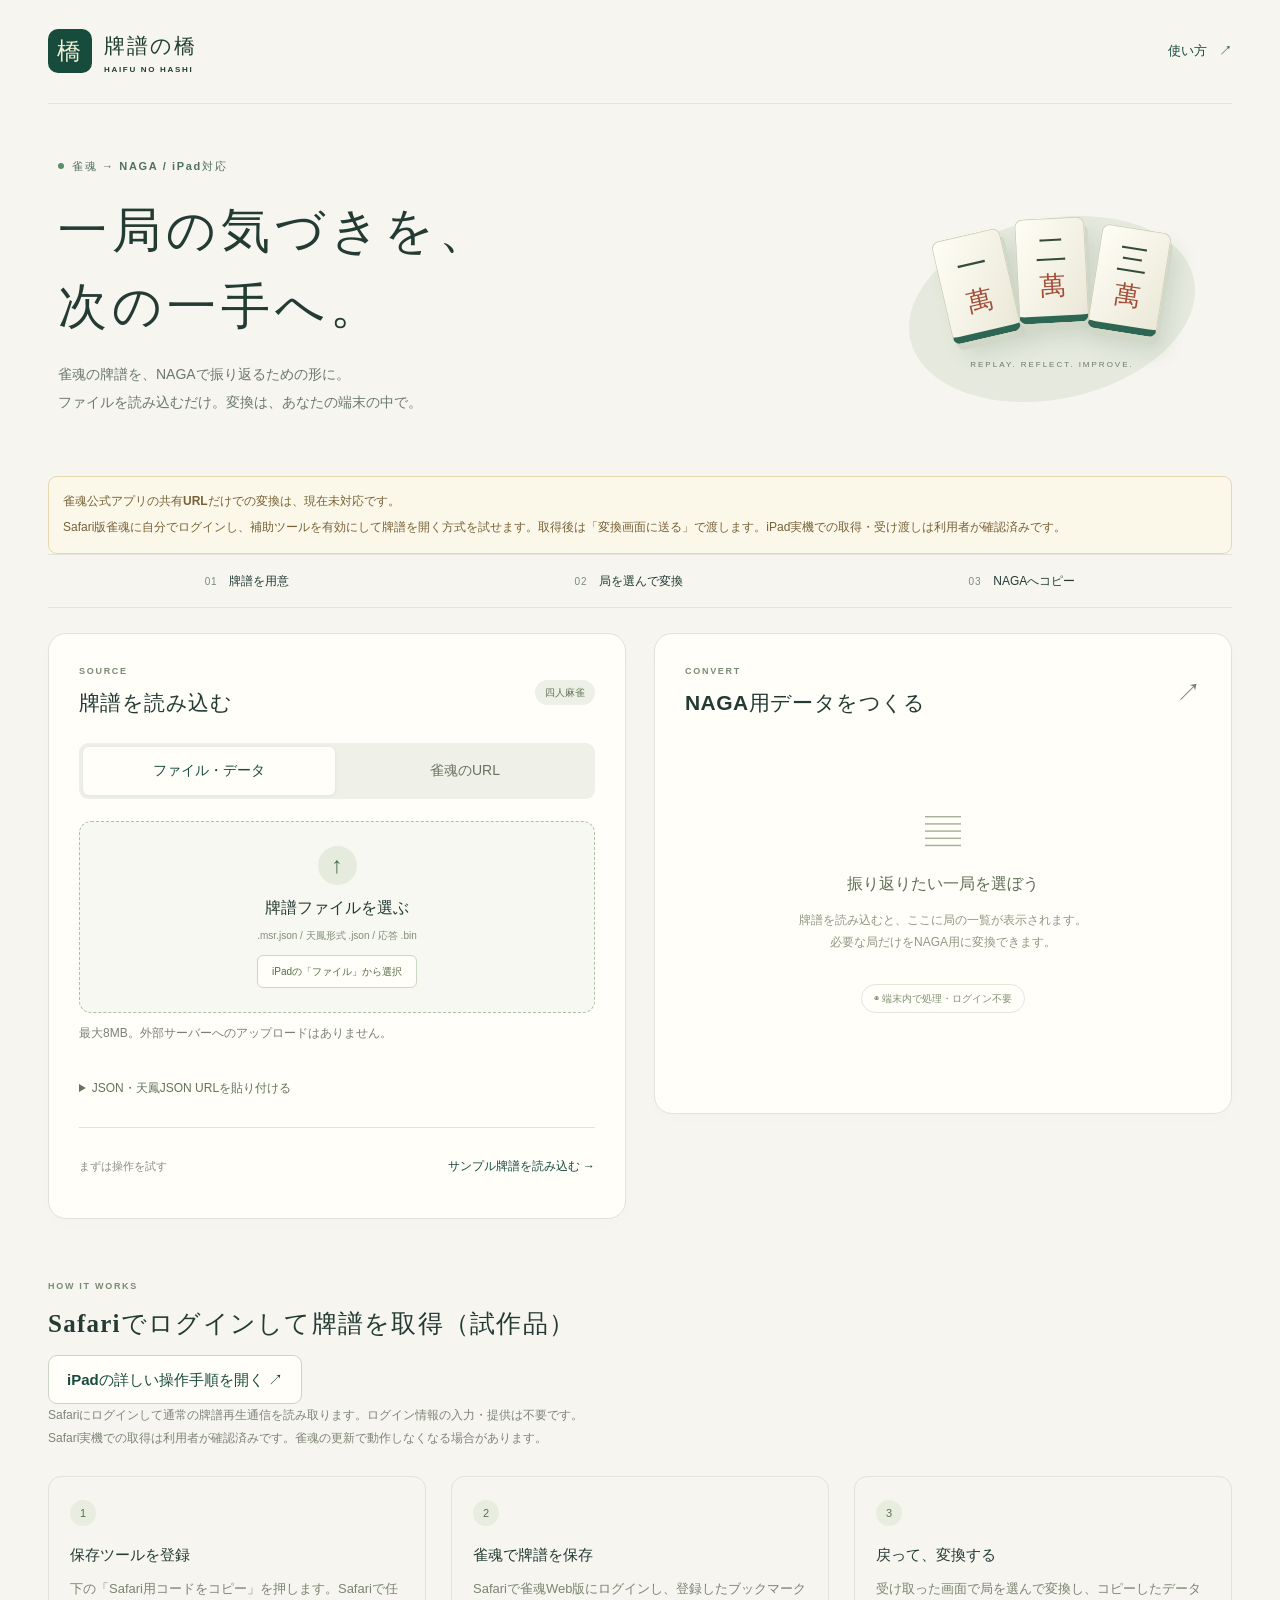
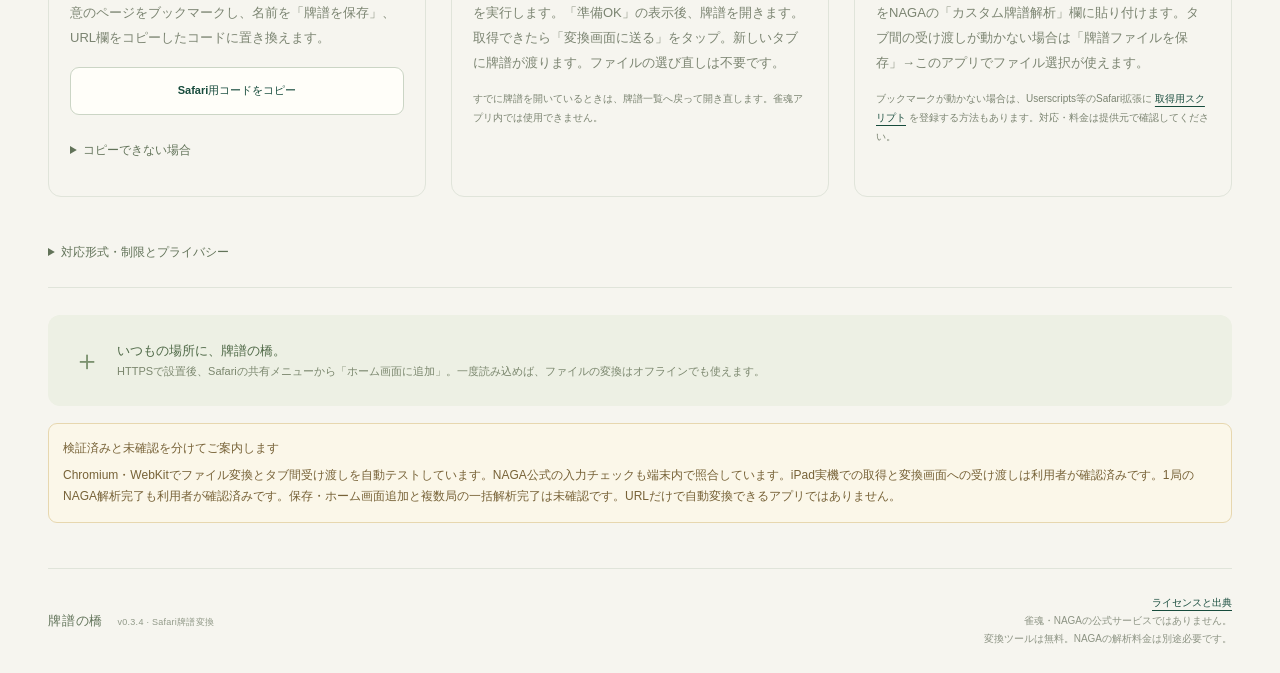
<file: index.html>
<!doctype html>
<html lang="ja">
  <head>
    <meta charset="UTF-8" />
    <meta
      name="viewport"
      content="width=device-width, initial-scale=1, viewport-fit=cover"
    />
    <meta name="theme-color" content="#143e36" />
    <meta
      name="description"
      content="雀魂の四人麻雀牌譜を、iPadでNAGAのカスタム牌譜形式に。データは端末内で変換します。"
    />
    <meta name="apple-mobile-web-app-capable" content="yes" />
    <meta name="apple-mobile-web-app-status-bar-style" content="default" />
    <meta name="apple-mobile-web-app-title" content="牌譜の橋" />
    <link rel="icon" href="./icon.svg" type="image/svg+xml" />
    <link rel="apple-touch-icon" href="./apple-touch-icon.png" />
    <link rel="manifest" href="./manifest.webmanifest" />
    <title>牌譜の橋 — 雀魂からNAGAへ</title>
    <script type="module" crossorigin src="./assets/index-DOCgZdHV.js"></script>
    <link rel="stylesheet" crossorigin href="./assets/index-BdIWV-Ae.css">
  </head>
  <body>
    <div class="app-shell">
      <header class="header">
        <a class="brand" href="./" aria-label="牌譜の橋 ホーム"
          ><span class="brand-mark" aria-hidden="true">橋</span
          ><span>牌譜の橋 <small>HAIFU NO HASHI</small></span></a
        >
        <a class="help-link" href="#guide"
          >使い方 <span aria-hidden="true">↗</span></a
        >
      </header>
      <main>
        <section class="hero" aria-labelledby="heading">
          <div>
            <div class="eyebrow"><span></span> 雀魂 → NAGA / iPad対応</div>
            <h1 id="heading">一局の気づきを、<br />次の一手へ。</h1>
            <p class="hero-copy">
              雀魂の牌譜を、NAGAで振り返るための形に。<br />ファイルを読み込むだけ。変換は、あなたの端末の中で。
            </p>
          </div>
          <div class="tiles-art" aria-hidden="true">
            <span class="tile tile-one"><i>一</i><b>萬</b></span
            ><span class="tile tile-two"><i>二</i><b>萬</b></span
            ><span class="tile tile-three"><i>三</i><b>萬</b></span>
            <div class="art-caption">REPLAY. REFLECT. IMPROVE.</div>
          </div>
        </section>
        <div class="notice" id="native-app-status">
          <strong
            >雀魂公式アプリの共有URLだけでの変換は、現在未対応です。</strong
          >
          <p>
            Safari版雀魂に自分でログインし、補助ツールを有効にして牌譜を開く方式を試せます。取得後は「変換画面に送る」で渡します。iPad実機での取得・受け渡しは利用者が確認済みです。
          </p>
        </div>
        <ol class="steps" aria-label="変換の流れ">
          <li><span>01</span> 牌譜を用意</li>
          <li><span>02</span> 局を選んで変換</li>
          <li><span>03</span> NAGAへコピー</li>
        </ol>
        <div class="workspace-grid">
          <section class="card input-card" aria-labelledby="input-title">
            <div class="section-heading">
              <div>
                <span class="overline">SOURCE</span>
                <h2 id="input-title">牌譜を読み込む</h2>
              </div>
              <span class="pill">四人麻雀</span>
            </div>
            <div class="tabs" role="tablist" aria-label="読み込み方法">
              <button
                id="file-tab"
                role="tab"
                aria-selected="true"
                aria-controls="file-panel"
              >
                ファイル・データ</button
              ><button
                id="url-tab"
                role="tab"
                aria-selected="false"
                aria-controls="url-panel"
                tabindex="-1"
              >
                雀魂のURL
              </button>
            </div>
            <div id="file-panel" role="tabpanel" aria-labelledby="file-tab">
              <label class="file-drop" for="replay-file"
                ><span class="upload-icon" aria-hidden="true">↑</span
                ><strong>牌譜ファイルを選ぶ</strong
                ><span>.msr.json / 天鳳形式 .json / 応答 .bin</span
                ><span class="file-action"
                  >iPadの「ファイル」から選択</span
                ></label
              >
              <input
                class="visually-hidden"
                type="file"
                id="replay-file"
                accept=".json,.bin,.msr,.txt,application/json,application/octet-stream,text/plain"
              />
              <p class="micro">
                最大8MB。外部サーバーへのアップロードはありません。
              </p>
              <details class="paste-details">
                <summary>JSON・天鳳JSON URLを貼り付ける</summary>
                <label for="data-input" class="field-label">牌譜データ</label
                ><textarea
                  id="data-input"
                  rows="5"
                  placeholder="天鳳形式JSON、取得ツールのJSON、または局ごとの tenhou.net/5/#json=…"
                  spellcheck="false"
                ></textarea
                ><button id="load-data" class="button secondary">
                  貼り付けたデータを読み込む
                </button>
              </details>
              <div class="demo-row">
                <span>まずは操作を試す</span
                ><button id="demo-button" class="text-button">
                  サンプル牌譜を読み込む <span aria-hidden="true">→</span>
                </button>
              </div>
            </div>
            <div
              id="url-panel"
              role="tabpanel"
              aria-labelledby="url-tab"
              hidden
            >
              <label class="field-label" for="replay-url"
                >雀魂の牌譜共有URL</label
              ><textarea
                id="replay-url"
                rows="3"
                placeholder="https://game.mahjongsoul.com/?paipu=…"
                spellcheck="false"
                autocapitalize="off"
                autocomplete="off"
              ></textarea>
              <div class="button-row">
                <button id="paste-url" class="button secondary">ペースト</button
                ><button id="check-url" class="button primary">
                  URLを確認
                </button>
              </div>
              <div class="notice">
                <strong>URLだけの自動取得には未対応です</strong>
                <p>
                  共有URLの形式は確認できますが、牌譜本文の取得には認証が必要です。公式アプリのURLだけで完了する取得APIはまだ用意できていません。Safari版雀魂でログインして取得する場合は、下の補助手順をご利用ください。
                </p>
              </div>
              <div id="url-result" hidden>
                <p id="url-id" class="micro"></p>
                <a
                  id="open-replay"
                  class="button secondary"
                  target="_blank"
                  rel="noopener noreferrer"
                  >雀魂で牌譜を開く ↗</a
                >
                <p class="micro">
                  雀魂の別タブで自分でログインしてください。ページ移動・再読み込み後は補助ツールを再実行し、準備OKの後に牌譜を開き直します。URLを開くだけでは取得されません。
                </p>
              </div>
            </div>
            <div
              id="input-status"
              class="status"
              role="status"
              aria-live="polite"
            ></div>
          </section>
          <section class="card output-card" aria-labelledby="output-title">
            <div class="section-heading">
              <div>
                <span class="overline">CONVERT</span>
                <h2 id="output-title">NAGA用データをつくる</h2>
              </div>
              <span class="output-icon" aria-hidden="true">↗</span>
            </div>
            <div id="empty-state" class="empty-state">
              <span aria-hidden="true">▤</span>
              <h3>振り返りたい一局を選ぼう</h3>
              <p>
                牌譜を読み込むと、ここに局の一覧が表示されます。<br />必要な局だけをNAGA用に変換できます。
              </p>
              <span class="local-badge">◉ 端末内で処理・ログイン不要</span>
            </div>
            <div id="loaded-state" hidden>
              <div class="game-meta">
                <strong id="game-title"></strong
                ><span id="game-description"></span>
              </div>
              <div id="demo-notice" class="notice" hidden>
                操作確認用のサンプルです。指定されたテスト用牌譜ではありません。NAGAで解析注文しないでください。
              </div>
              <div class="selection-header">
                <h3>変換する局 <small id="selection-count"></small></h3>
                <button id="toggle-rounds" class="text-button">
                  すべて解除
                </button>
              </div>
              <div id="round-list" class="round-list"></div>
              <label class="checkbox-row"
                ><input
                  type="checkbox"
                  id="anonymous"
                  checked
                />出力のプレイヤー名を匿名にする</label
              >
              <p class="micro">
                NAGAは一度に30局まで。名前を残す場合も8文字まで・絵文字や％表記を調整します。手牌や打牌は変更しません。
              </p>
              <div id="warnings" class="notice" hidden></div>
              <button id="convert-button" class="button primary full">
                選んだ局をNAGA用に変換 <span aria-hidden="true">→</span>
              </button>
            </div>
            <div id="result" class="result" hidden>
              <div class="result-heading">
                <strong id="result-count"></strong><span>変換完了</span>
              </div>
              <label for="output" class="field-label"
                >NAGA カスタム牌譜入力用</label
              ><textarea
                id="output"
                readonly
                rows="5"
                spellcheck="false"
              ></textarea>
              <div class="button-row">
                <button id="copy-output" class="button primary">
                  コピーする</button
                ><button id="save-output" class="button secondary">
                  テキスト保存
                </button>
              </div>
              <p id="copy-status" class="micro" role="status"></p>
              <p class="notice">複数局は<strong>1局1行</strong>です。自動折り返しは改行ではありません。NAGAから全文をコピーして下の検査欄へ貼り戻し、選択局数と行数が一致するか確認できます。改行が失われた場合は復元、またはテキスト保存からのコピーを試してください。</p>
              <p id="url-check-status" class="micro" role="status"></p>
              <p class="notice"><strong>NAGAでは「カスタム牌譜解析」の大きな入力欄へ貼り付けます。</strong><br />「URL解析」の1行欄では「urlの形式が違います」になります。ログイン後に通常タブへ戻った場合も「カスタム」を選び直してください。</p>
              <details id="inspection-panel">
                <summary>復号した局情報・打牌情報を確認</summary>
                <p class="micro">端末内だけで表示します。入力した元牌譜と出力の打牌配列が一致しても、雀魂の再生画面との実機照合は別途必要です。</p>
                <p class="micro">牌コード：11〜19＝萬子、21〜29＝筒子、31〜39＝索子、41〜47＝東南西北白發中、51〜53＝赤5萬・筒・索。60＝ツモ切り、r＝立直、c/p/m/a/k＝副露・槓の符号です。取得配列は副露も含み、巡目と1対1ではありません。</p>
                <pre id="decoded-preview" style="white-space:pre-wrap;overflow-wrap:anywhere;max-height:480px;overflow:auto"></pre>
              </details>
              <details>
                <summary>NAGAへ貼ったURLを端末内で検査</summary>
                <label for="copy-reference">最後のコピー直前の全文（比較元・読取専用）</label>
                <textarea id="copy-reference" readonly rows="3" spellcheck="false"></textarea>
                <p id="copy-reference-status" class="micro">「コピーする」を押すと、その直前の全文を記録します。</p>
                <label for="inspect-input">NAGAの入力欄からコピーし直した全文を貼り付け</label>
                <textarea id="inspect-input" rows="4" spellcheck="false" autocapitalize="off" autocomplete="off"></textarea>
                <button id="inspect-button" class="button secondary" type="button">貼り付けたURLを検査</button>
                <button id="restore-lines" class="button secondary" type="button">改行を復元して検査</button>
                <label for="single-success">解析成功した1局のURL（任意・同じ半荘のもの）</label>
                <textarea id="single-success" rows="2" spellcheck="false" autocapitalize="off" autocomplete="off"></textarea>
                <button id="compare-transfer" class="button secondary" type="button">コピー前後を比較診断</button>
                <p id="inspect-status" class="micro" role="status"></p>
                <p class="micro">送信・保存しません。%25の有無だけで判定せず、公式と同じ復号処理でJSONを確認します。</p>
              </details>
              <details id="diagnosis-panel">
                <summary>比較診断レポート（エラー時も確認できます）</summary>
                <p id="diagnosis-status" class="micro" role="status"></p>
                <p class="micro">source＝コピー直前、returned＝貼り戻し、rows＝各行の処理結果。位置は1始まりです。レポートに元URL・対局者名・打牌配列は含めません。自動送信・保存はしません。選択変更・再変換・新しい牌譜の読み込みで記録を消します。</p>
                <textarea id="diagnosis-report" readonly rows="14" spellcheck="false" aria-label="コピー前後の比較診断レポート"></textarea>
                <button id="copy-diagnosis" class="button secondary" type="button">診断レポートだけコピー</button>
                <p id="diagnosis-copy-status" class="micro" role="status"></p>
              </details>
              <p class="notice">NAGAの表示額は「選択したNAGAタイプ数に応じた1局単価 × 入力局数」です。11NPだけではタイプ数は判定できません。NAGA側の選択タイプ・貼り付け行数を確認してください。ボタン表示はデータ検査の合格を意味しません。解析ボタンは押さないでください。</p>
              <p id="naga-rule-note" class="micro"></p>
              <a
                class="naga-link"
                href="https://naga.dmv.nico/naga_report/order_form/?show_tab=1"
                target="_blank"
                rel="noopener noreferrer"
                >NAGAのカスタム牌譜画面を開く ↗</a
              >
              <p class="micro">
                自動送信しません。再テストは貼り付けと表示確認までにし、解析ボタンは押さないでください。解析を押すとポイントを消費します。
              </p>
            </div>
            <div id="output-status" class="status" role="status"></div>
          </section>
        </div>
        <section id="guide" class="guide" aria-labelledby="guide-title">
          <div class="guide-heading">
            <span class="overline">HOW IT WORKS</span>
            <h2 id="guide-title">Safariでログインして牌譜を取得（試作品）</h2>
            <p>
              <a class="button secondary" href="./ipad-guide.html"
                >iPadの詳しい操作手順を開く ↗</a
              >
            </p>
            <p>
              Safariにログインして通常の牌譜再生通信を読み取ります。ログイン情報の入力・提供は不要です。<br />Safari実機での取得は利用者が確認済みです。雀魂の更新で動作しなくなる場合があります。
            </p>
          </div>
          <div class="guide-grid">
            <article>
              <span class="guide-number">1</span>
              <h3>保存ツールを登録</h3>
              <p>
                下の「Safari用コードをコピー」を押します。Safariで任意のページをブックマークし、名前を「牌譜を保存」、URL欄をコピーしたコードに置き換えます。
              </p>
              <button id="copy-bookmarklet" class="button secondary">
                Safari用コードをコピー
              </button>
              <p id="bookmarklet-status" class="micro" role="status"></p>
              <details>
                <summary>コピーできない場合</summary>
                <p>次のコード欄をタップして全選択・コピーしてください。</p>
                <textarea
                  id="bookmarklet-code"
                  readonly
                  rows="3"
                  aria-label="Safariブックマーク用コード"
                ></textarea>
              </details>
            </article>
            <article>
              <span class="guide-number">2</span>
              <h3>雀魂で牌譜を保存</h3>
              <p>
                Safariで雀魂Web版にログインし、登録したブックマークを実行します。「準備OK」の表示後、牌譜を開きます。取得できたら「変換画面に送る」をタップ。新しいタブに牌譜が渡ります。ファイルの選び直しは不要です。
              </p>
              <p class="micro">
                すでに牌譜を開いているときは、牌譜一覧へ戻って開き直します。雀魂アプリ内では使用できません。
              </p>
            </article>
            <article>
              <span class="guide-number">3</span>
              <h3>戻って、変換する</h3>
              <p>
                受け取った画面で局を選んで変換し、コピーしたデータをNAGAの「カスタム牌譜解析」欄に貼り付けます。タブ間の受け渡しが動かない場合は「牌譜ファイルを保存」→このアプリでファイル選択が使えます。
              </p>
              <p class="micro">
                ブックマークが動かない場合は、Userscripts等のSafari拡張に
                <a href="./capture.user.js">取得用スクリプト</a>
                を登録する方法もあります。対応・料金は提供元で確認してください。
              </p>
            </article>
          </div>
          <details class="faq">
            <summary>対応形式・制限とプライバシー</summary>
            <p>
              通常ルールの四人麻雀に対応。三人麻雀・特殊ルールは対象外です。連続槓後の槍槓や同じ牌の複数回の手出し後のポンは、天鳳形式やNAGA側の制限で再現・解析できない場合があります。
            </p>
            <p>
              牌譜はメモリ上で処理し、履歴は保存しません。端末に保存したファイルはご自身で管理してください。匿名化は出力の名前だけに適用され、手牌・対局日時などは残ります。アプリの配信・更新時と、ご自身で開く外部リンクでは通信が発生します。
            </p>
            <p>
              非公式の変換補助ツールです。各サービスの利用規約（<a
                href="https://naga.dmv.nico/rules.html"
                target="_blank"
                rel="noopener noreferrer"
                >NAGA有料プラン規約</a
              >）と共有権限を確認し、ご自身が閲覧・利用できる牌譜だけを扱ってください。認証回避・自動ログイン・NAGAへの自動注文は行いません。NAGA公式クライアントの入力チェックは実牌譜12局で確認済みです。1局のNAGA解析完了は利用者が確認済みです。複数局の一括解析完了は未確認です。
            </p>
          </details>
          <div class="install-note">
            <span aria-hidden="true">＋</span>
            <p>
              <strong>いつもの場所に、牌譜の橋。</strong
              ><br />HTTPSで設置後、Safariの共有メニューから「ホーム画面に追加」。一度読み込めば、ファイルの変換はオフラインでも使えます。
            </p>
          </div>
        </section>
      </main>
      <section class="notice" aria-label="検証状況">
        <strong>検証済みと未確認を分けてご案内します</strong>
        <p>
          Chromium・WebKitでファイル変換とタブ間受け渡しを自動テストしています。NAGA公式の入力チェックも端末内で照合しています。iPad実機での取得と変換画面への受け渡しは利用者が確認済みです。1局のNAGA解析完了も利用者が確認済みです。保存・ホーム画面追加と複数局の一括解析完了は未確認です。URLだけで自動変換できるアプリではありません。
        </p>
      </section>
      <footer>
        <span>牌譜の橋 <small>v0.3.4 · Safari牌譜変換</small></span>
        <p>
          <a href="./THIRD_PARTY_NOTICES.md">ライセンスと出典</a
          ><br />雀魂・NAGAの公式サービスではありません。<br />変換ツールは無料。NAGAの解析料金は別途必要です。
        </p>
      </footer>
    </div>
  </body>
</html>
</file>
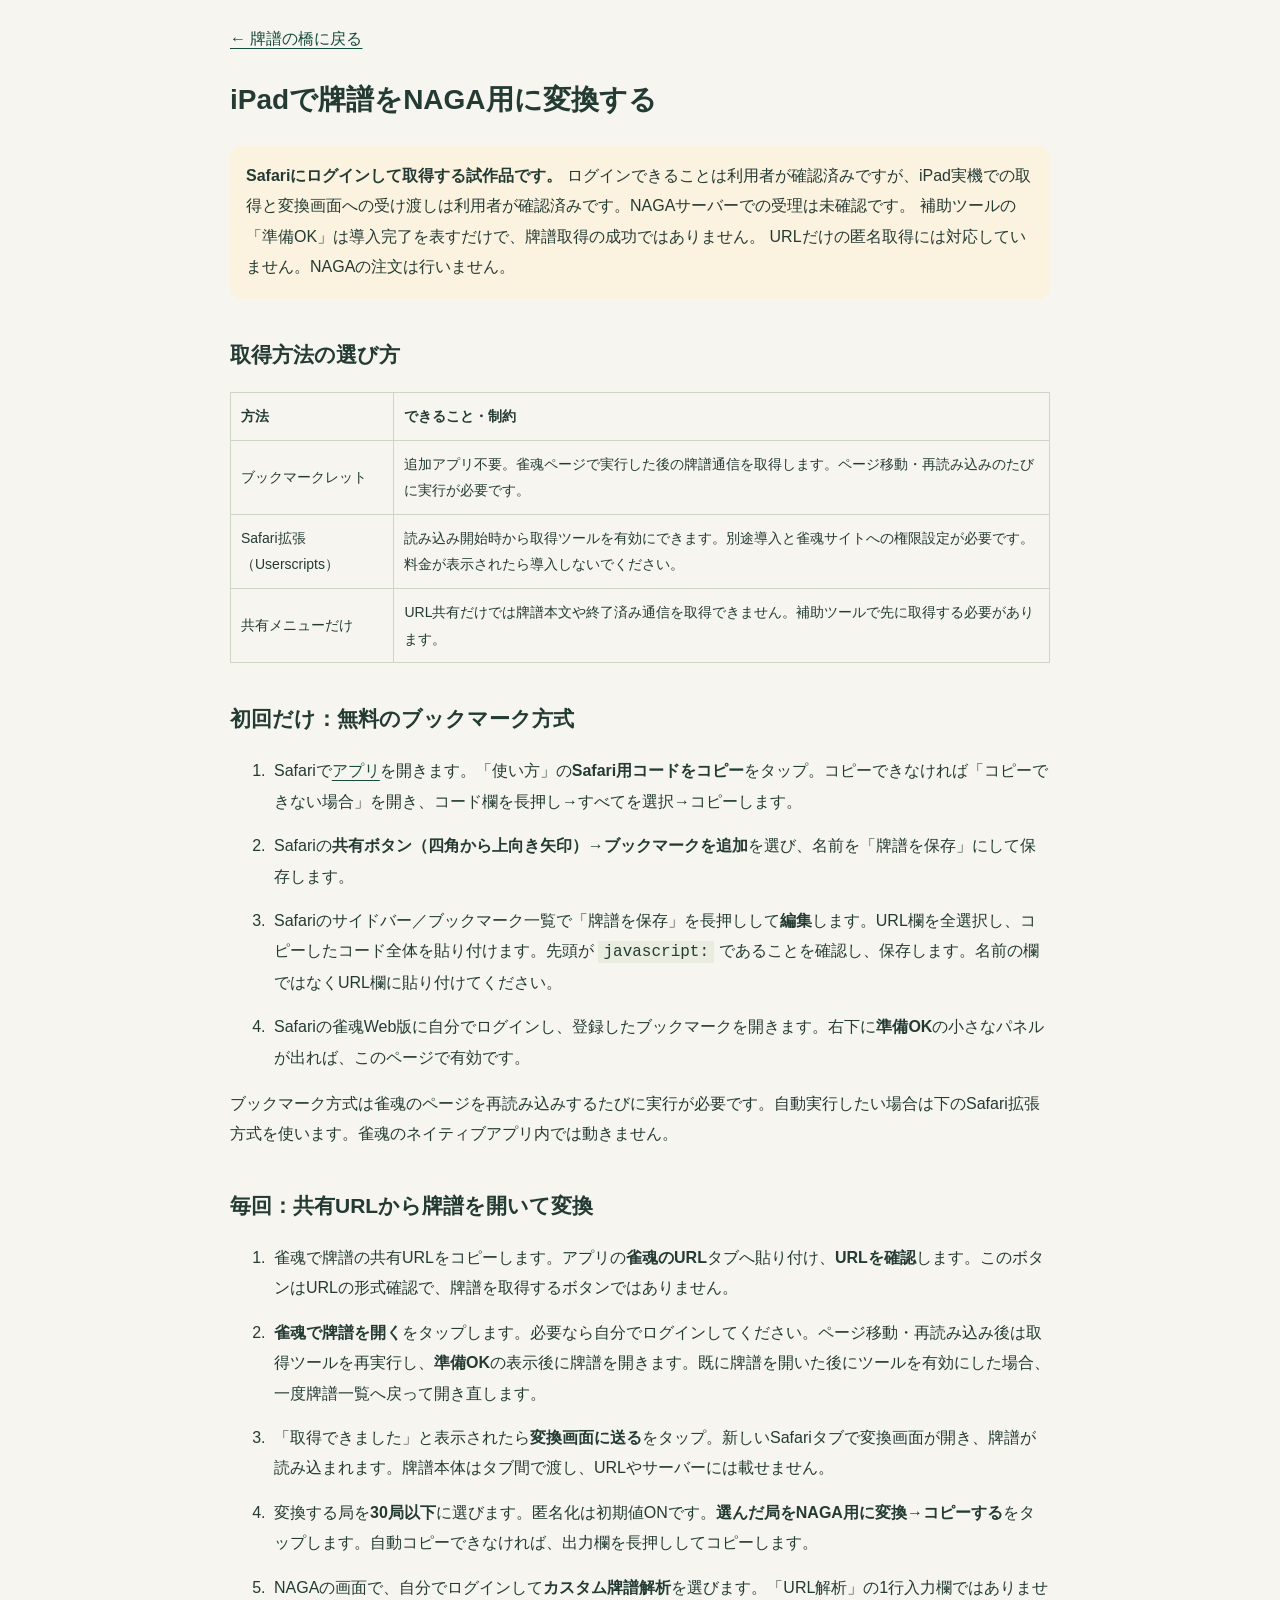
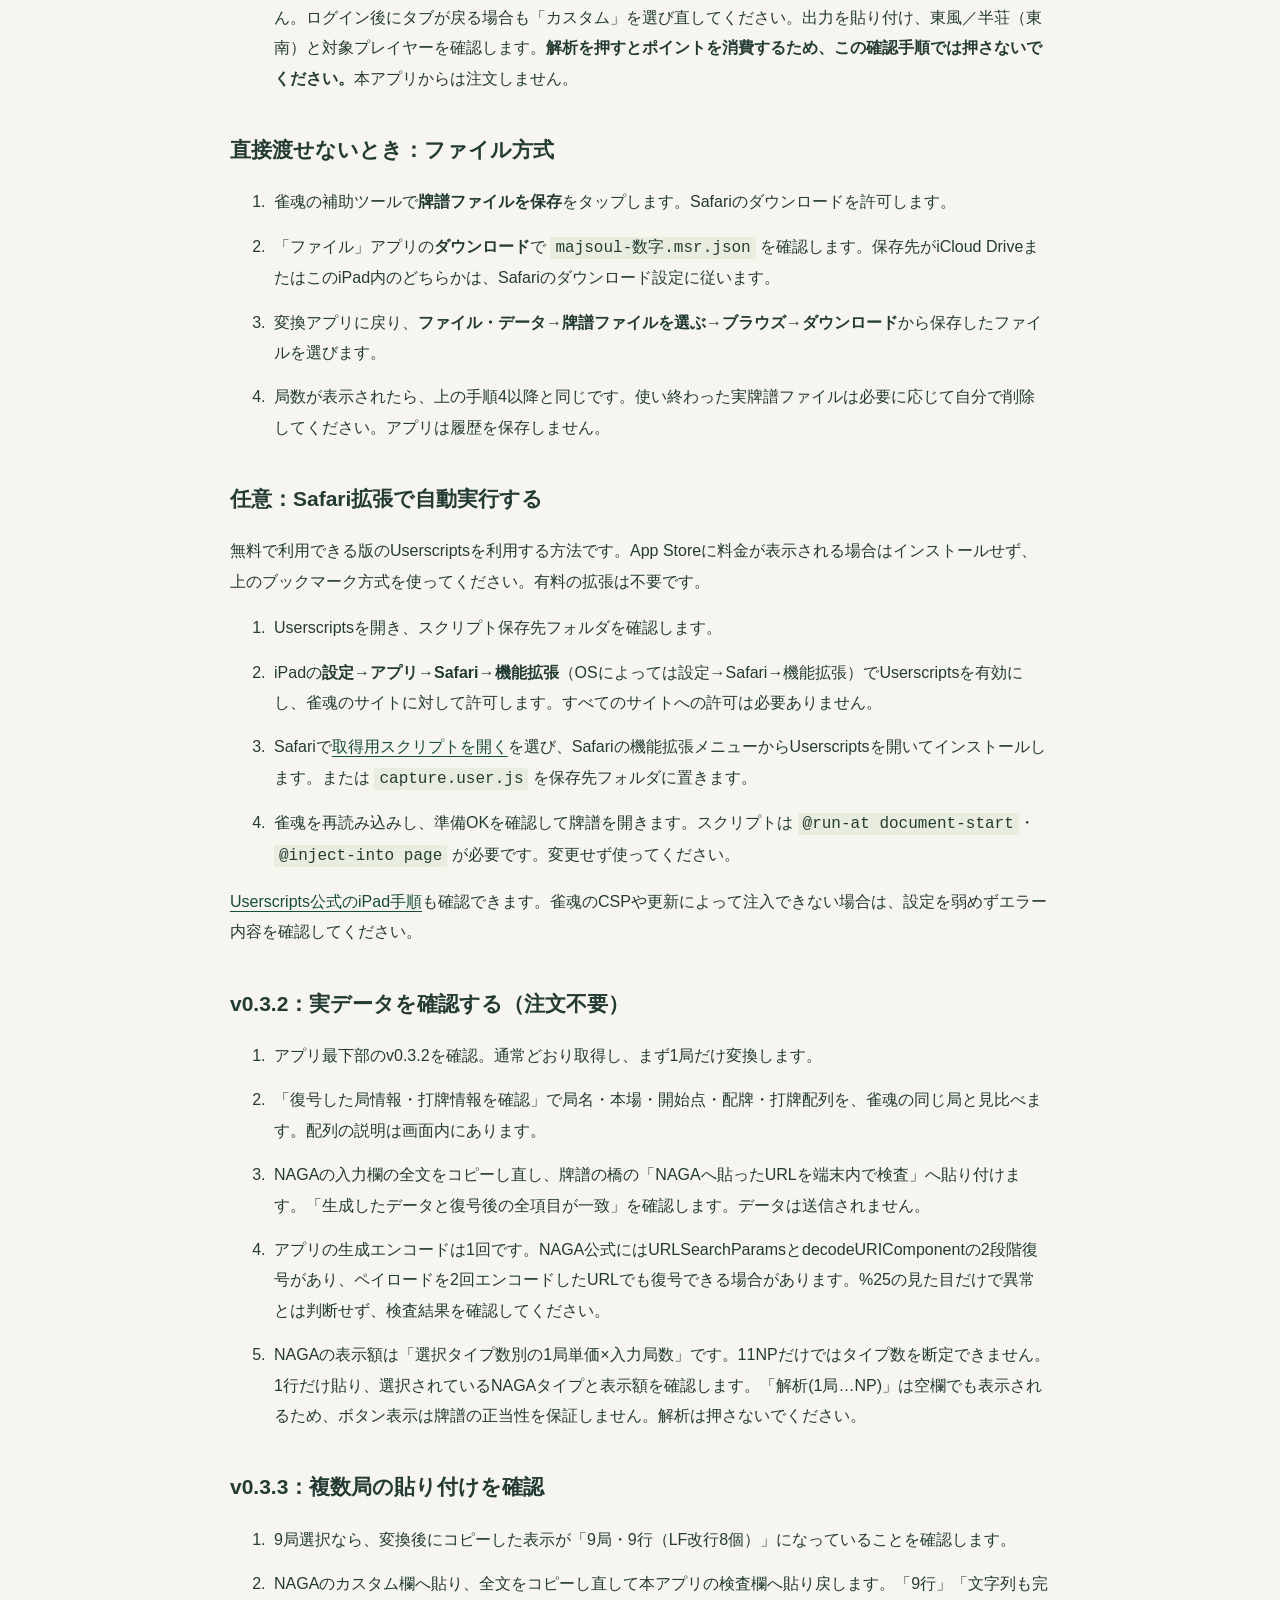
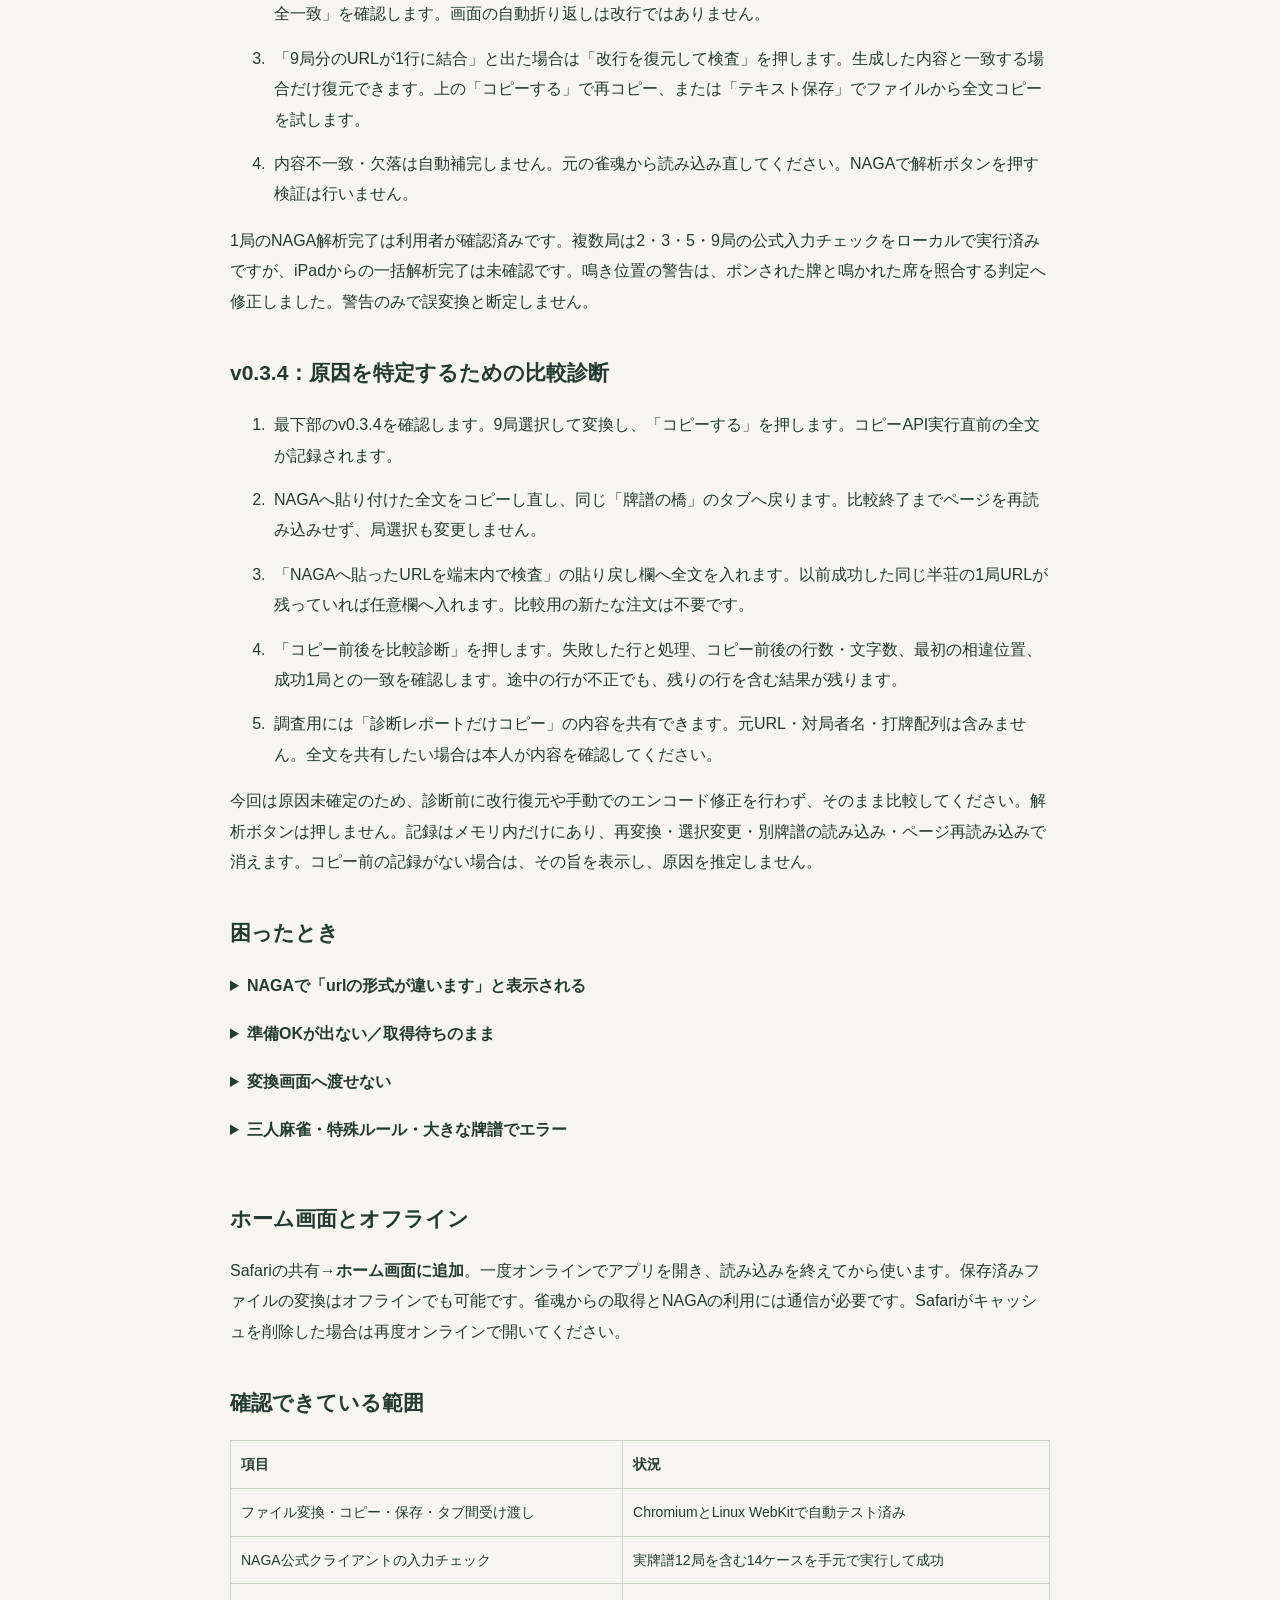
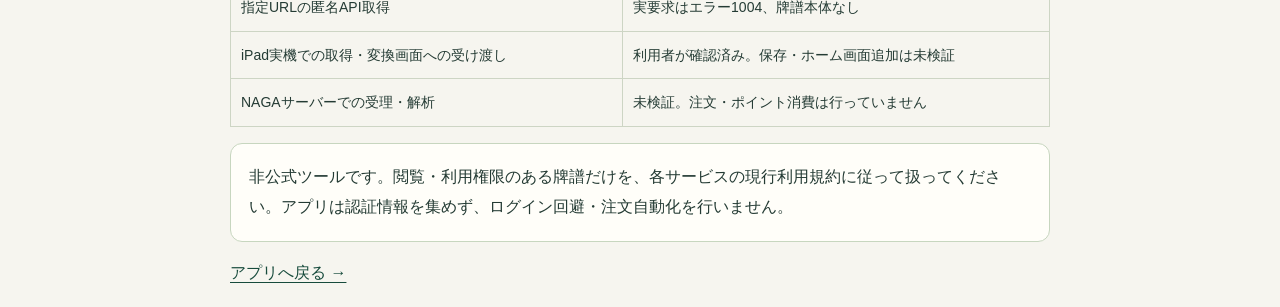
<file: ipad-guide.html>
<!doctype html>
<html lang="ja">
  <head>
    <meta charset="utf-8" />
    <meta
      name="viewport"
      content="width=device-width,initial-scale=1,viewport-fit=cover"
    />
    <meta name="referrer" content="no-referrer" />
    <title>iPadでの使い方 — 牌譜の橋</title>
    <style>
      body {
        max-width: 820px;
        margin: auto;
        padding: 24px;
        font:
          16px/1.9 -apple-system,
          BlinkMacSystemFont,
          sans-serif;
        color: #243b34;
        background: #f6f5ef;
      }
      h1 {
        font-size: 28px;
      }
      h2 {
        font-size: 21px;
        margin-top: 36px;
      }
      a {
        color: #174b3c;
        text-underline-offset: 4px;
      }
      li {
        margin: 14px 0;
        padding-left: 4px;
      }
      .box {
        padding: 18px;
        border: 1px solid #c7d6bf;
        border-radius: 12px;
        background: #fffef9;
      }
      .note {
        background: #fbf2df;
        padding: 16px;
        border-radius: 12px;
      }
      summary {
        min-height: 48px;
        cursor: pointer;
        font-weight: 600;
      }
      code {
        background: #e8eddf;
        padding: 2px 5px;
        overflow-wrap: anywhere;
      }
      button {
        font: inherit;
      }
      small {
        font-size: 13px;
      }
      table {
        border-collapse: collapse;
        width: 100%;
        font-size: 14px;
      }
      td,
      th {
        padding: 10px;
        border: 1px solid #cdd5c4;
        text-align: left;
      }
    </style>
  </head>
  <body>
    <a href="./">← 牌譜の橋に戻る</a>
    <h1>iPadで牌譜をNAGA用に変換する</h1>
    <p class="note"><strong>Safariにログインして取得する試作品です。</strong>
      ログインできることは利用者が確認済みですが、iPad実機での取得と変換画面への受け渡しは利用者が確認済みです。NAGAサーバーでの受理は未確認です。
      補助ツールの「準備OK」は導入完了を表すだけで、牌譜取得の成功ではありません。
      URLだけの匿名取得には対応していません。NAGAの注文は行いません。</p>
    <h2>取得方法の選び方</h2>
    <table>
      <tr><th>方法</th><th>できること・制約</th></tr>
      <tr><td>ブックマークレット</td><td>追加アプリ不要。雀魂ページで実行した後の牌譜通信を取得します。ページ移動・再読み込みのたびに実行が必要です。</td></tr>
      <tr><td>Safari拡張（Userscripts）</td><td>読み込み開始時から取得ツールを有効にできます。別途導入と雀魂サイトへの権限設定が必要です。料金が表示されたら導入しないでください。</td></tr>
      <tr><td>共有メニューだけ</td><td>URL共有だけでは牌譜本文や終了済み通信を取得できません。補助ツールで先に取得する必要があります。</td></tr>
    </table>
    <h2>初回だけ：無料のブックマーク方式</h2>
    <ol>
      <li>
        Safariで<a href="./">アプリ</a
        >を開きます。「使い方」の<strong>Safari用コードをコピー</strong>をタップ。コピーできなければ「コピーできない場合」を開き、コード欄を長押し→すべてを選択→コピーします。
      </li>
      <li>
        Safariの<strong>共有ボタン（四角から上向き矢印）→ブックマークを追加</strong>を選び、名前を「牌譜を保存」にして保存します。
      </li>
      <li>
        Safariのサイドバー／ブックマーク一覧で「牌譜を保存」を長押しして<strong>編集</strong>します。URL欄を全選択し、コピーしたコード全体を貼り付けます。先頭が
        <code>javascript:</code>
        であることを確認し、保存します。名前の欄ではなくURL欄に貼り付けてください。
      </li>
      <li>
        Safariの雀魂Web版に自分でログインし、登録したブックマークを開きます。右下に<strong>準備OK</strong>の小さなパネルが出れば、このページで有効です。
      </li>
    </ol>
    <p>
      ブックマーク方式は雀魂のページを再読み込みするたびに実行が必要です。自動実行したい場合は下のSafari拡張方式を使います。雀魂のネイティブアプリ内では動きません。
    </p>
    <h2>毎回：共有URLから牌譜を開いて変換</h2>
    <ol>
      <li>
        雀魂で牌譜の共有URLをコピーします。アプリの<strong>雀魂のURL</strong>タブへ貼り付け、<strong>URLを確認</strong>します。このボタンはURLの形式確認で、牌譜を取得するボタンではありません。
      </li>
      <li>
        <strong>雀魂で牌譜を開く</strong
        >をタップします。必要なら自分でログインしてください。ページ移動・再読み込み後は取得ツールを再実行し、<strong>準備OK</strong>の表示後に牌譜を開きます。既に牌譜を開いた後にツールを有効にした場合、一度牌譜一覧へ戻って開き直します。
      </li>
      <li>
        「取得できました」と表示されたら<strong>変換画面に送る</strong>をタップ。新しいSafariタブで変換画面が開き、牌譜が読み込まれます。牌譜本体はタブ間で渡し、URLやサーバーには載せません。
      </li>
      <li>
        変換する局を<strong>30局以下</strong>に選びます。匿名化は初期値ONです。<strong>選んだ局をNAGA用に変換→コピーする</strong>をタップします。自動コピーできなければ、出力欄を長押ししてコピーします。
      </li>
      <li>
        NAGAの画面で、自分でログインして<strong>カスタム牌譜解析</strong>を選びます。「URL解析」の1行入力欄ではありません。ログイン後にタブが戻る場合も「カスタム」を選び直してください。出力を貼り付け、東風／半荘（東南）と対象プレイヤーを確認します。<strong>解析を押すとポイントを消費するため、この確認手順では押さないでください。</strong>本アプリからは注文しません。
      </li>
    </ol>
    <h2>直接渡せないとき：ファイル方式</h2>
    <ol>
      <li>
        雀魂の補助ツールで<strong>牌譜ファイルを保存</strong>をタップします。Safariのダウンロードを許可します。
      </li>
      <li>
        「ファイル」アプリの<strong>ダウンロード</strong>で
        <code>majsoul-数字.msr.json</code> を確認します。保存先がiCloud
        DriveまたはこのiPad内のどちらかは、Safariのダウンロード設定に従います。
      </li>
      <li>
        変換アプリに戻り、<strong>ファイル・データ→牌譜ファイルを選ぶ→ブラウズ→ダウンロード</strong>から保存したファイルを選びます。
      </li>
      <li>
        局数が表示されたら、上の手順4以降と同じです。使い終わった実牌譜ファイルは必要に応じて自分で削除してください。アプリは履歴を保存しません。
      </li>
    </ol>
    <h2>任意：Safari拡張で自動実行する</h2>
    <p>
      無料で利用できる版のUserscriptsを利用する方法です。App
      Storeに料金が表示される場合はインストールせず、上のブックマーク方式を使ってください。有料の拡張は不要です。
    </p>
    <ol>
      <li>Userscriptsを開き、スクリプト保存先フォルダを確認します。</li>
      <li>
        iPadの<strong>設定→アプリ→Safari→機能拡張</strong>（OSによっては設定→Safari→機能拡張）でUserscriptsを有効にし、雀魂のサイトに対して許可します。すべてのサイトへの許可は必要ありません。
      </li>
      <li>
        Safariで<a href="./capture.user.js">取得用スクリプトを開く</a
        >を選び、Safariの機能拡張メニューからUserscriptsを開いてインストールします。または
        <code>capture.user.js</code> を保存先フォルダに置きます。
      </li>
      <li>
        雀魂を再読み込みし、準備OKを確認して牌譜を開きます。スクリプトは
        <code>@run-at document-start</code>・<code>@inject-into page</code>
        が必要です。変更せず使ってください。
      </li>
    </ol>
    <p>
      <a
        href="https://github.com/quoid/userscripts#ios-ipados"
        target="_blank"
        rel="noopener noreferrer"
        >Userscripts公式のiPad手順</a
      >も確認できます。雀魂のCSPや更新によって注入できない場合は、設定を弱めずエラー内容を確認してください。
    </p>
    <h2>v0.3.2：実データを確認する（注文不要）</h2>
    <ol>
      <li>アプリ最下部のv0.3.2を確認。通常どおり取得し、まず1局だけ変換します。</li>
      <li>「復号した局情報・打牌情報を確認」で局名・本場・開始点・配牌・打牌配列を、雀魂の同じ局と見比べます。配列の説明は画面内にあります。</li>
      <li>NAGAの入力欄の全文をコピーし直し、牌譜の橋の「NAGAへ貼ったURLを端末内で検査」へ貼り付けます。「生成したデータと復号後の全項目が一致」を確認します。データは送信されません。</li>
      <li>アプリの生成エンコードは1回です。NAGA公式にはURLSearchParamsとdecodeURIComponentの2段階復号があり、ペイロードを2回エンコードしたURLでも復号できる場合があります。%25の見た目だけで異常とは判断せず、検査結果を確認してください。</li>
      <li>NAGAの表示額は「選択タイプ数別の1局単価×入力局数」です。11NPだけではタイプ数を断定できません。1行だけ貼り、選択されているNAGAタイプと表示額を確認します。「解析(1局…NP)」は空欄でも表示されるため、ボタン表示は牌譜の正当性を保証しません。解析は押さないでください。</li>
    </ol>
    <h2>v0.3.3：複数局の貼り付けを確認</h2>
    <ol>
      <li>9局選択なら、変換後にコピーした表示が「9局・9行（LF改行8個）」になっていることを確認します。</li>
      <li>NAGAのカスタム欄へ貼り、全文をコピーし直して本アプリの検査欄へ貼り戻します。「9行」「文字列も完全一致」を確認します。画面の自動折り返しは改行ではありません。</li>
      <li>「9局分のURLが1行に結合」と出た場合は「改行を復元して検査」を押します。生成した内容と一致する場合だけ復元できます。上の「コピーする」で再コピー、または「テキスト保存」でファイルから全文コピーを試します。</li>
      <li>内容不一致・欠落は自動補完しません。元の雀魂から読み込み直してください。NAGAで解析ボタンを押す検証は行いません。</li>
    </ol>
    <p>1局のNAGA解析完了は利用者が確認済みです。複数局は2・3・5・9局の公式入力チェックをローカルで実行済みですが、iPadからの一括解析完了は未確認です。鳴き位置の警告は、ポンされた牌と鳴かれた席を照合する判定へ修正しました。警告のみで誤変換と断定しません。</p>
    <h2>v0.3.4：原因を特定するための比較診断</h2>
    <ol>
      <li>最下部のv0.3.4を確認します。9局選択して変換し、「コピーする」を押します。コピーAPI実行直前の全文が記録されます。</li>
      <li>NAGAへ貼り付けた全文をコピーし直し、同じ「牌譜の橋」のタブへ戻ります。比較終了までページを再読み込みせず、局選択も変更しません。</li>
      <li>「NAGAへ貼ったURLを端末内で検査」の貼り戻し欄へ全文を入れます。以前成功した同じ半荘の1局URLが残っていれば任意欄へ入れます。比較用の新たな注文は不要です。</li>
      <li>「コピー前後を比較診断」を押します。失敗した行と処理、コピー前後の行数・文字数、最初の相違位置、成功1局との一致を確認します。途中の行が不正でも、残りの行を含む結果が残ります。</li>
      <li>調査用には「診断レポートだけコピー」の内容を共有できます。元URL・対局者名・打牌配列は含みません。全文を共有したい場合は本人が内容を確認してください。</li>
    </ol>
    <p>今回は原因未確定のため、診断前に改行復元や手動でのエンコード修正を行わず、そのまま比較してください。解析ボタンは押しません。記録はメモリ内だけにあり、再変換・選択変更・別牌譜の読み込み・ページ再読み込みで消えます。コピー前の記録がない場合は、その旨を表示し、原因を推定しません。</p>
    <h2>困ったとき</h2>
    <details><summary>NAGAで「urlの形式が違います」と表示される</summary>
      <p>NAGAの「URL解析」欄は通常の天鳳牌譜ID用です。本アプリの出力は「カスタム牌譜解析」用です。「カスタム」タブの大きな複数行欄へ貼り付けてください。先頭は <code>https://tenhou.net/5/#json=</code> です。URLをSafariのアドレス欄で開いたり、アドレス欄からコピーし直したりせず、本アプリの「コピーする」で全文をコピーします。複数局は1局1行のまま貼り付けます。再テストでは解析ボタンは押さないでください。</p>
    </details>
    <details>
      <summary>準備OKが出ない／取得待ちのまま</summary>
      <p>
        Safariの雀魂Web版か確認します。共有URLを別タブで開いた場合、そのタブでも実行します。ページ再読み込み後はブックマークを再実行。既に表示済みの牌譜は取り出せないため、一覧へ戻って再度開きます。「準備OK」のままなら対象要求を観測していません。「牌譜要求を検出」なら要求は観測しましたが応答待ちです。ゲーム内でキャッシュされた牌譜は要求が出ない場合があります。再読み込み→補助ツール有効化→牌譜を開く順で試してください。Web Worker内の通信、CSP、他の拡張、雀魂の更新でも動かない場合があります。安全設定の解除や認証情報の提供はしないでください。ログイン情報やトークンを他人に渡す必要はありません。
      </p>
    </details>
    <details>
      <summary>変換画面へ渡せない</summary>
      <p>
        新しいタブが開いているか確認します。ポップアップが拒否されたり、ホーム画面アプリとの別ウィンドウになったりする場合があります。無理にブラウザの安全設定を変えず、牌譜ファイルを保存して読み込む方法を使ってください。
      </p>
    </details>
    <details>
      <summary>三人麻雀・特殊ルール・大きな牌譜でエラー</summary>
      <p>
        通常の四人麻雀のみ対応、ファイル上限8MBです。別URLにある大きな牌譜本体の取得がCORS等で拒否された場合も、成功したようには扱いません。
      </p>
    </details>
    <h2>ホーム画面とオフライン</h2>
    <p>
      Safariの共有→<strong>ホーム画面に追加</strong>。一度オンラインでアプリを開き、読み込みを終えてから使います。保存済みファイルの変換はオフラインでも可能です。雀魂からの取得とNAGAの利用には通信が必要です。Safariがキャッシュを削除した場合は再度オンラインで開いてください。
    </p>
    <h2>確認できている範囲</h2>
    <table>
      <tr>
        <th>項目</th>
        <th>状況</th>
      </tr>
      <tr>
        <td>ファイル変換・コピー・保存・タブ間受け渡し</td>
        <td>ChromiumとLinux WebKitで自動テスト済み</td>
      </tr>
      <tr>
        <td>NAGA公式クライアントの入力チェック</td>
        <td>実牌譜12局を含む14ケースを手元で実行して成功</td>
      </tr>
      <tr>
        <td>指定URLの匿名API取得</td>
        <td>実要求はエラー1004、牌譜本体なし</td>
      </tr>
      <tr>
        <td>iPad実機での取得・変換画面への受け渡し</td>
        <td>利用者が確認済み。保存・ホーム画面追加は未検証</td>
      </tr>
      <tr>
        <td>NAGAサーバーでの受理・解析</td>
        <td>未検証。注文・ポイント消費は行っていません</td>
      </tr>
    </table>
    <p class="box">
      非公式ツールです。閲覧・利用権限のある牌譜だけを、各サービスの現行利用規約に従って扱ってください。アプリは認証情報を集めず、ログイン回避・注文自動化を行いません。
    </p>
    <a href="./">アプリへ戻る →</a>
  </body>
</html>
</file>
<file: assets/index-BdIWV-Ae.css>
:root{font-family:-apple-system,BlinkMacSystemFont,Hiragino Kaku Gothic ProN,Noto Sans JP,sans-serif;color:#243b34;background:#f6f5ef;font-synthesis:none;line-height:1.7;font-weight:400;--green: #174b3c;--muted: #6b7870;--border: #e0e4da;--cream: #f6f5ef}*{box-sizing:border-box}body{margin:0}a{color:var(--green);text-underline-offset:4px}button,input,textarea{font:inherit}button,a,label,input,textarea{-webkit-tap-highlight-color:transparent}button{cursor:pointer}button:disabled{cursor:not-allowed;opacity:.45}button:focus-visible,a:focus-visible,input:focus-visible,textarea:focus-visible,summary:focus-visible{outline:3px solid #d69945;outline-offset:4px}button{touch-action:manipulation}textarea{width:100%;border:1px solid #cdd7cc;border-radius:10px;padding:12px;color:#243b34;background:#fff;resize:vertical;font-size:16px;line-height:1.6}input[type=checkbox]{accent-color:var(--green);width:20px;height:20px;flex-shrink:0}h1,h2,h3,p{margin:0}h2{font-size:21px;letter-spacing:.02em}h3{font-size:16px}p{font-size:14px}.app-shell{max-width:1248px;margin:auto;padding:0 max(32px,env(safe-area-inset-right)) 0 max(32px,env(safe-area-inset-left))}.header{display:flex;align-items:center;justify-content:space-between;padding:28px 0;border-bottom:1px solid var(--border)}.brand{display:flex;align-items:center;gap:12px;color:#203e32;text-decoration:none;font-size:21px;font-weight:750;letter-spacing:.09em}.brand small{display:block;font-size:8px;font-weight:650;letter-spacing:.21em;line-height:1.4}.brand-mark{font-family:serif;display:grid;place-items:center;width:44px;height:44px;border-radius:10px;background:var(--green);color:#f4efd8;font-size:24px}.help-link{font-size:13px;text-decoration:none;min-height:44px;display:flex;align-items:center;gap:12px}.hero{display:flex;align-items:center;justify-content:space-between;padding:53px 40px 43px 10px;gap:40px}.eyebrow{font-size:11px;letter-spacing:.15em;font-weight:600;color:#52715d;display:flex;gap:8px;align-items:center}.eyebrow span{width:6px;height:6px;background:#5e8b69;border-radius:50%}h1{font-family:Hiragino Mincho ProN,Yu Mincho,serif;font-weight:600;font-size:clamp(32px,4vw,49px);line-height:1.55;letter-spacing:.1em;margin:17px 0}.hero-copy{line-height:1.95;color:var(--muted);font-size:14px}.tiles-art{min-width:280px;position:relative;display:flex;justify-content:center;gap:8px;padding:30px 0 50px}.tiles-art:before{content:"";position:absolute;width:290px;height:180px;background:#e6eade;border-radius:50%;transform:rotate(-12deg);top:25px;z-index:-1}.tile{width:70px;height:105px;background:linear-gradient(120deg,#fffef5,#ebe8d8);border:1px solid #d2d1b9;border-bottom:7px solid #2e6654;box-shadow:3px 7px #d2d8c8,10px 15px 20px #244c3420;border-radius:8px;display:flex;align-items:center;flex-direction:column;justify-content:center;font-family:serif}.tile i{font-style:normal;font-size:31px;line-height:1.2;color:#344b3c}.tile b{color:#a44e39;font-size:26px;line-height:1.4}.tile-one{transform:rotate(-13deg) translateY(10px)}.tile-two{transform:rotate(-3deg) translateY(-6px)}.tile-three{transform:rotate(9deg) translateY(4px)}.art-caption{position:absolute;bottom:7px;font-size:8px;letter-spacing:.25em;color:#6b7968}.steps{margin:0 0 25px;padding:16px 24px;display:flex;list-style:none;border-top:1px solid var(--border);border-bottom:1px solid var(--border);justify-content:space-around;gap:20px}.steps li{font-size:12px;display:flex;gap:12px;align-items:center}.steps li span{font-size:10px;color:#7a8d76;letter-spacing:.08em}.workspace-grid{display:grid;grid-template-columns:1fr 1fr;gap:24px;align-items:start}.card{background:#fffef9;border:1px solid var(--border);border-radius:18px;padding:28px;box-shadow:0 5px 20px #283c2603;min-width:0}.section-heading{display:flex;align-items:center;justify-content:space-between;gap:10px;margin-bottom:23px}.overline{display:block;font-size:9px;color:#7b8b73;letter-spacing:.19em;font-weight:650;margin-bottom:5px}.pill{font-size:10px;padding:4px 10px;background:#edf0e6;border-radius:20px;color:#66775a;white-space:nowrap}.output-icon{color:#71876b;font-size:25px}.tabs{display:flex;background:#eff1e9;padding:4px;border-radius:9px;margin-bottom:22px;gap:4px}.tabs button{border:0;border-radius:6px;background:transparent;flex:1;font-size:12px;color:#66735f;min-height:42px}.tabs button[aria-selected=true]{background:#fffef9;color:var(--green);box-shadow:0 1px 5px #25332210;font-weight:650}.file-drop{display:flex;align-items:center;flex-direction:column;text-align:center;border:1px dashed #aebfa4;border-radius:12px;background:#f7f8f1;padding:24px 12px;cursor:pointer;gap:5px;transition:.2s}.file-drop:hover,.file-drop.dragging{background:#eef3e5;border-color:#326542}.upload-icon{display:grid;place-items:center;width:39px;height:39px;background:#e5ecde;color:#51734c;border-radius:50%;font-size:23px;margin-bottom:4px}.file-drop strong{font-size:14px;font-weight:600}.file-drop>span:not(.upload-icon){font-size:10px;color:#818c79}.file-drop .file-action{margin-top:6px;padding:7px 14px;border:1px solid #ccd7c3;background:#fffef9;border-radius:6px;color:#536d46!important}.micro{color:#7a8174;font-size:11px;line-height:1.8;margin:10px 0;overflow-wrap:anywhere}.paste-details{border-bottom:1px solid var(--border);padding:12px 0 17px;margin-top:5px}summary{cursor:pointer;font-size:12px;color:#627359;min-height:44px;align-content:center}.paste-details textarea{margin-bottom:10px}.demo-row{display:flex;justify-content:space-between;gap:12px;align-items:center;flex-wrap:wrap;padding-top:16px;font-size:11px;color:#858d7e}.text-button{background:none;color:var(--green);border:0;font-size:12px;min-height:44px;padding:8px 0;font-weight:600;text-align:left}.button{border:1px solid transparent;min-height:48px;border-radius:9px;padding:11px 18px;display:inline-flex;align-items:center;justify-content:center;gap:15px;text-decoration:none;font-size:13px;line-height:1.7;font-weight:600}.button.primary{background:var(--green);color:#fffef0}.button.primary:hover{background:#22654e}.button.secondary{background:#fffef9;border-color:#cbd5c5;color:var(--green)}.button.secondary:hover{background:#f0f3e9}.button.full{width:100%;margin-top:15px;justify-content:space-between}.button-row{display:flex;gap:10px;flex-wrap:wrap;margin-top:14px}.button-row>.button{flex:1}.field-label{font-size:12px;font-weight:600;display:block;margin:8px 0}.notice{padding:14px;border:1px solid #e7d7af;background:#fbf7e9;color:#776237;border-radius:9px;margin-top:17px;font-size:12px;overflow-wrap:anywhere}.notice strong{font-size:12px}.notice p{font-size:12px;margin-top:6px;line-height:1.8}.empty-state{min-height:340px;display:flex;flex-direction:column;align-items:center;text-align:center;justify-content:center;padding:30px 0}.empty-state>span:first-child{font-size:36px;line-height:1;color:#a7b098;margin-bottom:20px}.empty-state h3{font-size:16px;color:#5e7052;font-weight:500}.empty-state p{font-size:12px;color:#909782;line-height:1.9;margin-top:12px}.local-badge{font-size:10px;color:#809073;border:1px solid #e2e8d8;padding:5px 12px;border-radius:20px;margin-top:30px}.game-meta{padding:14px;background:#f2f5ec;border-radius:9px}.game-meta strong{font-size:14px}.game-meta span{display:block;color:#7d8772;font-size:11px;margin-top:4px;overflow-wrap:anywhere}.selection-header{display:flex;align-items:center;justify-content:space-between;margin-top:15px}.round-list{display:grid;grid-template-columns:1fr 1fr;gap:8px;max-height:280px;overflow:auto;padding:4px}.round-option{display:flex;align-items:center;gap:8px;min-height:50px;border:1px solid var(--border);padding:7px 10px;border-radius:8px;font-size:12px;cursor:pointer}.round-option:has(input:checked){background:#edf4e7;border-color:#aabc9c}.round-option small{display:block;font-size:10px;color:#829073}.checkbox-row{display:flex;align-items:center;gap:8px;font-size:12px;margin:17px 0 0;min-height:44px}.result{border-top:1px solid var(--border);margin-top:22px;padding-top:20px}.result-heading{display:flex;justify-content:space-between;align-items:center;margin-bottom:15px}.result-heading strong{font-size:15px}.result-heading span{font-size:10px;color:#3b754f;background:#eaf2e6;padding:4px 10px;border-radius:20px}.result textarea{font-size:12px}.naga-link{font-size:12px;display:inline-flex;align-items:center;min-height:44px;margin-top:10px}.status:empty{display:none}.status{margin-top:14px;border-radius:8px;padding:12px;font-size:12px;background:#eaf1e2;color:#375c39;overflow-wrap:anywhere}.status.error{color:#9b3e2f;background:#faeae5}.guide{margin-top:60px}.guide-heading{margin-bottom:26px}.guide-heading h2{font-family:serif;font-size:25px;letter-spacing:.05em;margin:9px 0}.guide-heading p{font-size:12px;color:#7d8575;line-height:1.9}.guide-grid{display:grid;grid-template-columns:1fr 1fr 1fr;gap:25px}.guide-grid article{padding:23px 21px;border:1px solid var(--border);border-radius:13px;min-width:0}.guide-number{font-size:11px;color:#56724b;display:grid;place-items:center;border-radius:50%;background:#e8eddf;width:26px;height:26px;margin-bottom:16px}.guide-grid h3{font-size:15px;margin-bottom:9px}.guide-grid p{font-size:12px;color:#7b8471;line-height:1.9}.guide-grid .button{margin-top:16px;font-size:11px;width:100%}.guide-grid .micro{font-size:10px;margin-top:14px}.faq{margin-top:22px;border-bottom:1px solid var(--border);padding:12px 0}.faq p{font-size:12px;color:#7b8471;margin:12px 0;line-height:1.9}.install-note{display:flex;gap:16px;padding:22px 25px;background:#edf0e4;border-radius:12px;margin-top:27px;align-items:center}.install-note>span{font-size:28px;color:#7c926f}.install-note p{font-size:11px;color:#7b876e}.install-note strong{font-size:13px;color:#4e6846;font-weight:600}footer{border-top:1px solid var(--border);margin-top:45px;padding:25px 0;display:flex;align-items:center;justify-content:space-between;gap:20px}footer>span{font-size:13px;letter-spacing:.06em;color:#62745a}footer small{font-size:9px;letter-spacing:.03em;margin-left:10px;color:#929a89}footer p{font-size:10px;text-align:right;color:#8c9383;line-height:1.8}.visually-hidden{position:absolute;width:1px;height:1px;overflow:hidden;clip-path:inset(50%);white-space:nowrap}.file-drop:has(+input:focus-visible){outline:3px solid #d69945;outline-offset:4px}[hidden]{display:none!important}@media(min-width:1100px){.card{padding:30px}.workspace-grid{gap:28px}}@media(max-width:760px){.app-shell{padding:0 20px}.header{padding:20px 0}.hero{padding:35px 0 30px;gap:15px}.hero-copy{font-size:12px}.tiles-art{min-width:170px;gap:5px;transform:scale(.8);margin-left:-30px;margin-right:-18px}.tiles-art:before{width:210px}.tile{width:55px;height:85px}.tile i{font-size:25px}.tile b{font-size:22px}.art-caption{font-size:6px}.steps{padding:13px 0;gap:12px}.steps li{font-size:10px;gap:7px}.workspace-grid{grid-template-columns:1fr;gap:18px}.card{padding:22px}.empty-state{min-height:240px}.guide{margin-top:38px}.guide-grid{grid-template-columns:1fr;gap:13px}.guide-grid article{padding:22px}.guide-heading h2{font-size:22px}footer{align-items:flex-start}.brand{font-size:18px}.brand-mark{width:39px;height:39px;font-size:22px}}@media(max-width:430px){.hero{padding-right:0}.tiles-art{display:none}h1{font-size:35px}.hero-copy{font-size:13px}.section-heading h2{font-size:19px}.app-shell{padding:0 16px}.steps li{font-size:9px;gap:5px}.card{padding:20px}footer{flex-direction:column;gap:10px}footer p{text-align:left}}@media(prefers-reduced-motion:reduce){*{scroll-behavior:auto!important;transition:none!important}}@media print{.input-card,.guide,.hero,.steps,.header,.button,.naga-link,footer{display:none}.workspace-grid{display:block}.output-card{border:0}.result textarea{height:500px}}.button{font-size:15px}.tabs button{min-height:48px;font-size:14px}.field-label,.checkbox-row,.round-option{font-size:14px}.micro{font-size:12px}.file-drop strong{font-size:16px}.selection-header small{font-size:12px;font-weight:400;color:#6b7870}@media(min-width:761px){.guide-grid p{font-size:13px}}
</file>
